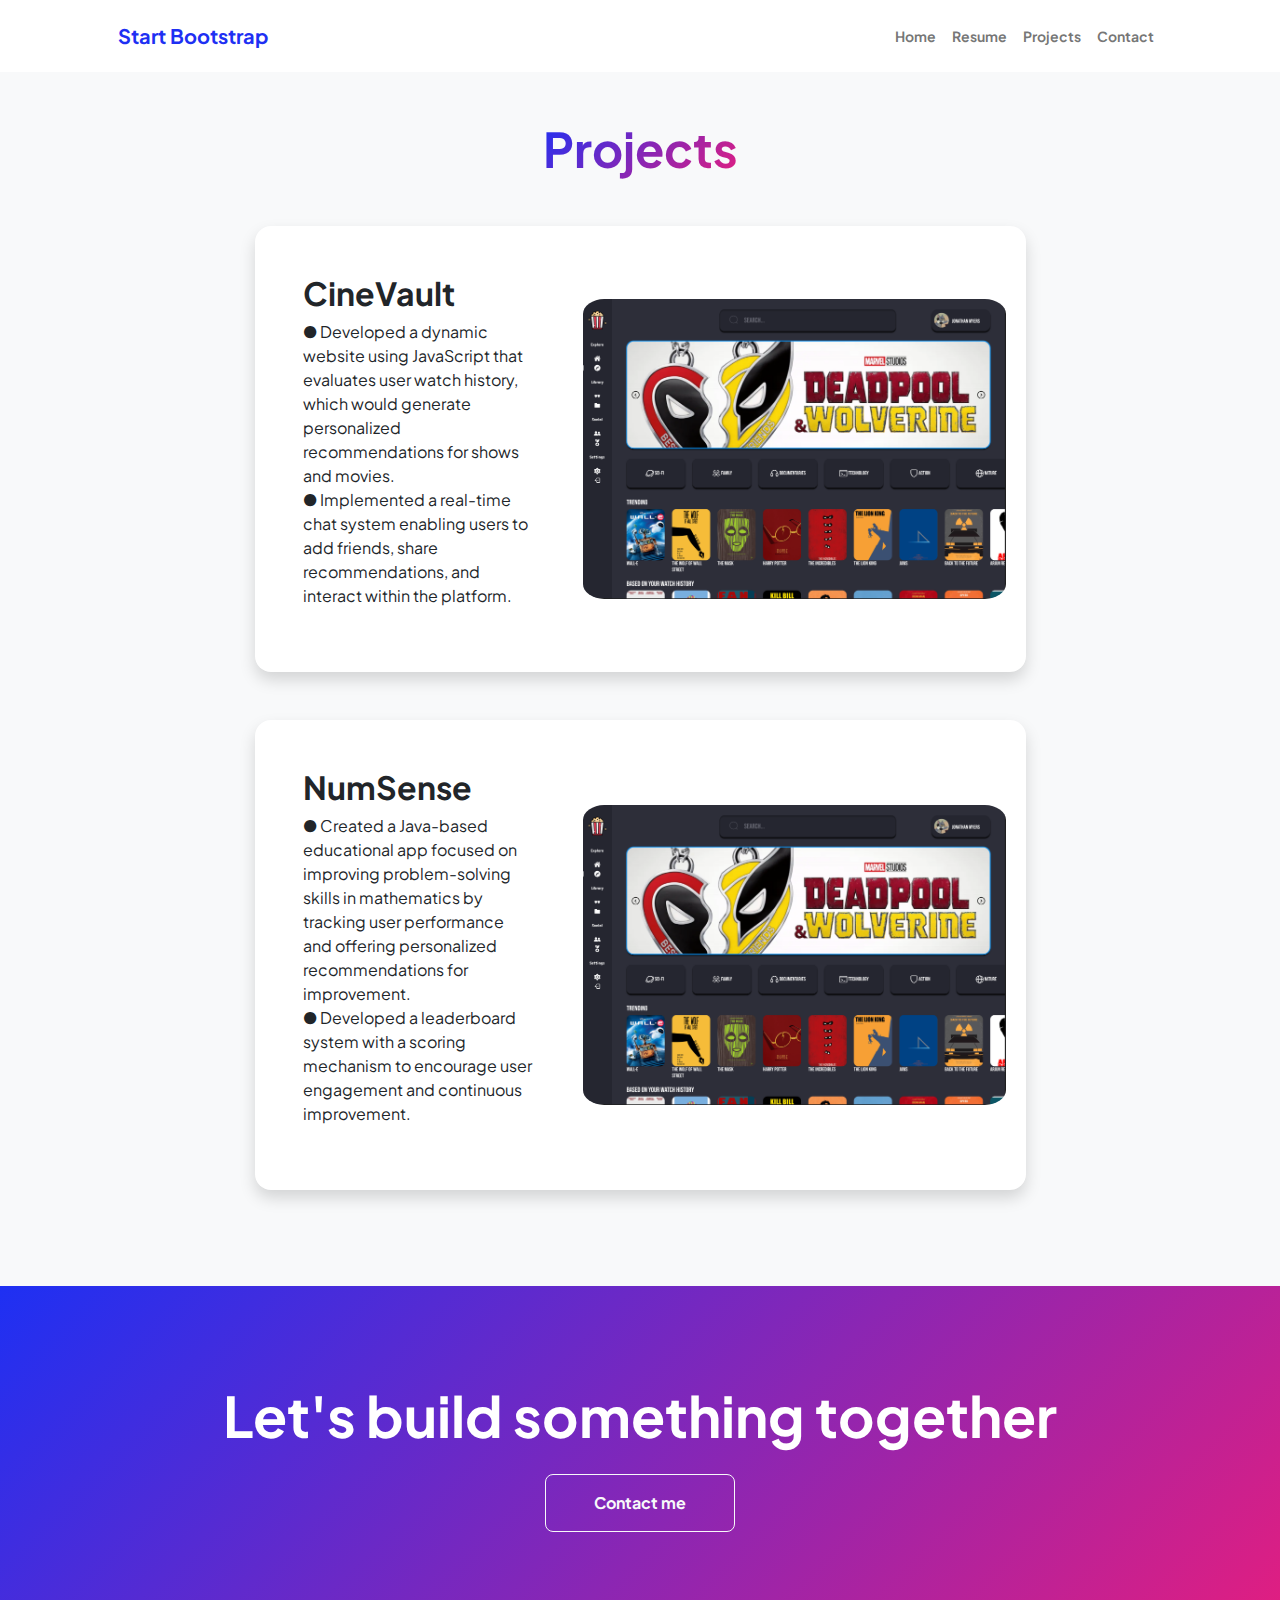
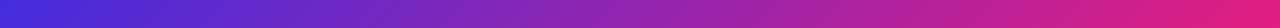
<file: startbootstrap-personal-gh-pages/projects.html>
<!DOCTYPE html>
<html lang="en">
    <head>
        <meta charset="utf-8" />
        <meta name="viewport" content="width=device-width, initial-scale=1, shrink-to-fit=no" />
        <meta name="description" content="" />
        <meta name="author" content="" />
        <title>Modern Business - Start Bootstrap Template</title>
        <!-- Favicon-->
        <link rel="icon" type="image/x-icon" href="assets/favicon.ico" />
        <!-- Custom Google font-->
        <link rel="preconnect" href="https://fonts.googleapis.com" />
        <link rel="preconnect" href="https://fonts.gstatic.com" crossorigin />
        <link href="https://fonts.googleapis.com/css2?family=Plus+Jakarta+Sans:wght@100;200;300;400;500;600;700;800;900&amp;display=swap" rel="stylesheet" />
        <!-- Bootstrap icons-->
        <link href="https://cdn.jsdelivr.net/npm/bootstrap-icons@1.8.1/font/bootstrap-icons.css" rel="stylesheet" />
        <!-- Core theme CSS (includes Bootstrap)-->
        <link href="css/styles.css" rel="stylesheet" />
    </head>
    <body class="d-flex flex-column h-100 bg-light">
        <main class="flex-shrink-0">
            <!-- Navigation-->
            <nav class="navbar navbar-expand-lg navbar-light bg-white py-3">
                <div class="container px-5">
                    <a class="navbar-brand" href="index.html"><span class="fw-bolder text-primary">Start Bootstrap</span></a>
                    <button class="navbar-toggler" type="button" data-bs-toggle="collapse" data-bs-target="#navbarSupportedContent" aria-controls="navbarSupportedContent" aria-expanded="false" aria-label="Toggle navigation"><span class="navbar-toggler-icon"></span></button>
                    <div class="collapse navbar-collapse" id="navbarSupportedContent">
                        <ul class="navbar-nav ms-auto mb-2 mb-lg-0 small fw-bolder">
                            <li class="nav-item"><a class="nav-link" href="index.html">Home</a></li>
                            <li class="nav-item"><a class="nav-link" href="resume.html">Resume</a></li>
                            <li class="nav-item"><a class="nav-link" href="projects.html">Projects</a></li>
                            <li class="nav-item"><a class="nav-link" href="contact.html">Contact</a></li>
                        </ul>
                    </div>
                </div>
            </nav>
            <!-- Projects Section-->
            <section class="py-5">
                <div class="container px-5 mb-5">
                    <div class="text-center mb-5">
                        <h1 class="display-5 fw-bolder mb-0"><span class="text-gradient d-inline">Projects</span></h1>
                    </div>
                    <div class="row gx-5 justify-content-center">
                        <div class="col-lg-11 col-xl-9 col-xxl-8">
                            <!-- Project Card 1-->
                            <div class="card overflow-hidden shadow rounded-4 border-0 mb-5">
                                <div class="card-body p-0">
                                    <div class="d-flex align-items-center">
                                        <div class="p-5">
                                            <h2 class="fw-bolder">CineVault</h2>
                                            <p>
                                                ● Developed a dynamic website using JavaScript that evaluates user watch history, which would generate personalized recommendations for shows and movies. <br>
                                                ● Implemented a real-time chat system enabling users to add friends, share recommendations, and interact
                                                within the platform.
                                            </p>
                                        </div>
                                        <img class="project" src="assets/CineVault.png" alt="..." />
                                    </div>
                                </div>
                            </div>
                            <!-- Project Card 2-->
                            <div class="card overflow-hidden shadow rounded-4 border-0">
                                <div class="card-body p-0">
                                    <div class="d-flex align-items-center">
                                        <div class="p-5">
                                            <h2 class="fw-bolder">NumSense</h2>
                                            <p>
                                                ● Created a Java-based educational app focused on improving problem-solving skills in mathematics by tracking user performance and offering personalized recommendations for improvement. <br>
                                                ● Developed a leaderboard system with a scoring mechanism to encourage user engagement and continuous improvement.</p>
                                        </div>
                                        <img class="project" src="assets/CineVault.png" alt="..." />
                                    </div>
                                </div>
                            </div>
                        </div>
                    </div>
                </div>
            </section>
            <!-- Call to action section-->
            <section class="py-5 bg-gradient-primary-to-secondary text-white">
                <div class="container px-5 my-5">
                    <div class="text-center">
                        <h2 class="display-4 fw-bolder mb-4">Let's build something together</h2>
                        <a class="btn btn-outline-light btn-lg px-5 py-3 fs-6 fw-bolder" href="contact.html">Contact me</a>
                    </div>
                </div>
            </section>
        </main>
        <!-- Footer-->

        <!-- Bootstrap core JS-->
        <script src="https://cdn.jsdelivr.net/npm/bootstrap@5.2.3/dist/js/bootstrap.bundle.min.js"></script>
        <!-- Core theme JS-->
        <script src="js/scripts.js"></script>
    </body>
</html>
</file>
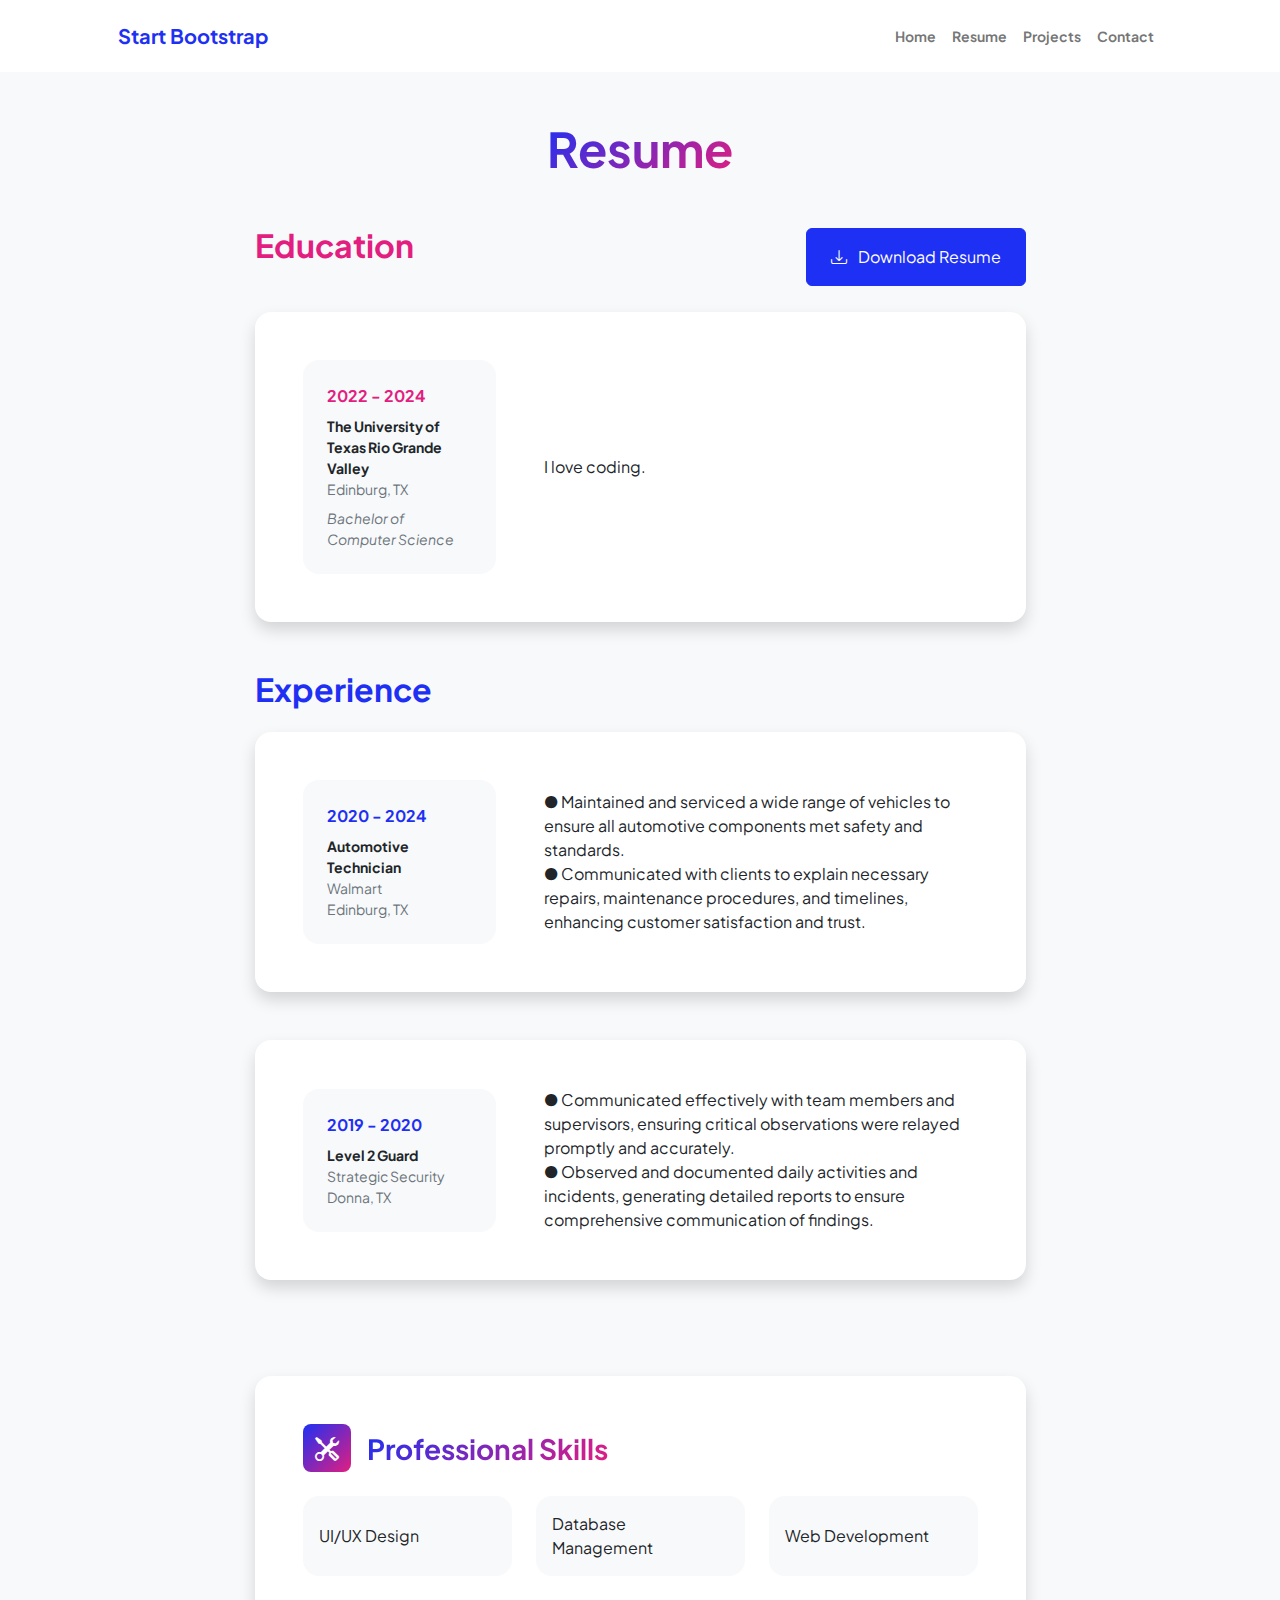
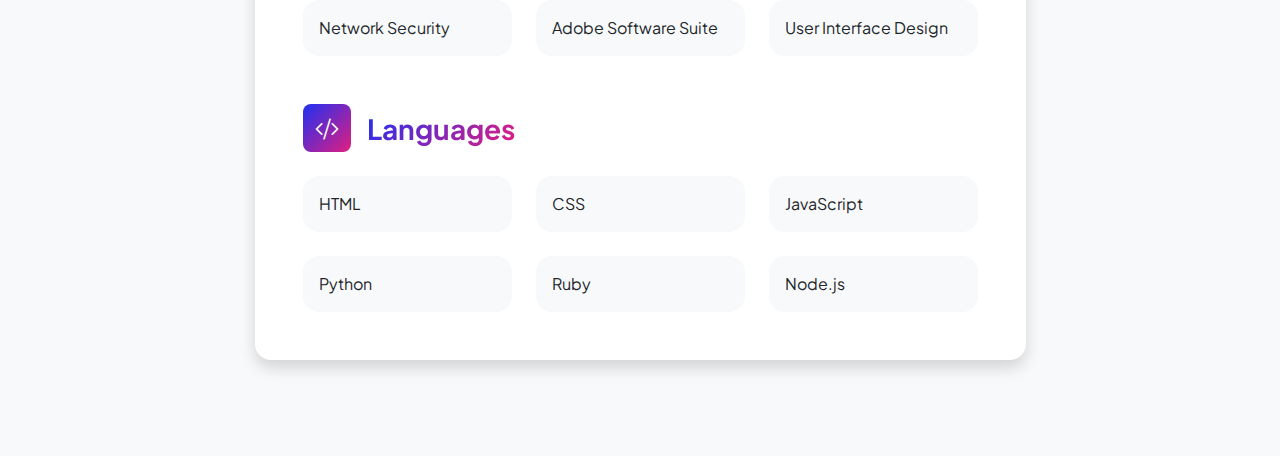
<file: startbootstrap-personal-gh-pages/resume.html>
<!DOCTYPE html>
<html lang="en">
    <head>
        <meta charset="utf-8" />
        <meta name="viewport" content="width=device-width, initial-scale=1, shrink-to-fit=no" />
        <meta name="description" content="" />
        <meta name="author" content="" />
        <title>Personal - Start Bootstrap Template</title>
        <!-- Favicon-->
        <link rel="icon" type="image/x-icon" href="assets/favicon.ico" />
        <!-- Custom Google font-->
        <link rel="preconnect" href="https://fonts.googleapis.com" />
        <link rel="preconnect" href="https://fonts.gstatic.com" crossorigin />
        <link href="https://fonts.googleapis.com/css2?family=Plus+Jakarta+Sans:wght@100;200;300;400;500;600;700;800;900&amp;display=swap" rel="stylesheet" />
        <!-- Bootstrap icons-->
        <link href="https://cdn.jsdelivr.net/npm/bootstrap-icons@1.8.1/font/bootstrap-icons.css" rel="stylesheet" />
        <!-- Core theme CSS (includes Bootstrap)-->
        <link href="css/styles.css" rel="stylesheet" />
    </head>
    <body class="d-flex flex-column h-100 bg-light">
        <main class="flex-shrink-0">
            <!-- Navigation-->
            <nav class="navbar navbar-expand-lg navbar-light bg-white py-3">
                <div class="container px-5">
                    <a class="navbar-brand" href="index.html"><span class="fw-bolder text-primary">Start Bootstrap</span></a>
                    <button class="navbar-toggler" type="button" data-bs-toggle="collapse" data-bs-target="#navbarSupportedContent" aria-controls="navbarSupportedContent" aria-expanded="false" aria-label="Toggle navigation"><span class="navbar-toggler-icon"></span></button>
                    <div class="collapse navbar-collapse" id="navbarSupportedContent">
                        <ul class="navbar-nav ms-auto mb-2 mb-lg-0 small fw-bolder">
                            <li class="nav-item"><a class="nav-link" href="index.html">Home</a></li>
                            <li class="nav-item"><a class="nav-link" href="resume.html">Resume</a></li>
                            <li class="nav-item"><a class="nav-link" href="projects.html">Projects</a></li>
                            <li class="nav-item"><a class="nav-link" href="contact.html">Contact</a></li>
                        </ul>
                    </div>
                </div>
            </nav>
            <!-- Page Content-->
            <div class="container px-5 my-5">
                <div class="text-center mb-5">
                    <h1 class="display-5 fw-bolder mb-0"><span class="text-gradient d-inline">Resume</span></h1>
                </div>
                <div class="row gx-5 justify-content-center">
                    <div class="col-lg-11 col-xl-9 col-xxl-8">
                        <!-- Education Section-->
                        <section>
                            <div class="d-flex align-items-center justify-content-between mb-4">
                            <h2 class="text-secondary fw-bolder mb-4">Education</h2>
                            <!-- Download resume button-->
                                <!-- Note: Set the link href target to a PDF file within your project-->
                                 <div class>
                                <a class="btn btn-primary px-4 py-3" href="#!">
                                    <div class="d-inline-block bi bi-download me-2"></div>
                                    Download Resume
                                </a>
                            </div>
                            </div>
                            <!-- Education Card 1-->
                            <div class="card shadow border-0 rounded-4 mb-5">
                                <div class="card-body p-5">
                                    <div class="row align-items-center gx-5">
                                        <div class="col text-center text-lg-start mb-4 mb-lg-0">
                                            <div class="bg-light p-4 rounded-4">
                                                <div class="text-secondary fw-bolder mb-2">2022 - 2024</div>
                                                <div class="mb-2">
                                                    <div class="small fw-bolder">The University of Texas Rio Grande Valley</div>
                                                    <div class="small text-muted">Edinburg, TX</div>
                                                </div>
                                                <div class="fst-italic">
                                                    <div class="small text-muted">Bachelor of</div>
                                                    <div class="small text-muted">Computer Science</div>
                                                </div>
                                            </div>
                                        </div>
                                        <div class="col-lg-8"><div>I love coding.</div></div>
                                    </div>
                                </div>
                            </div>
                        </section>
                        <!-- Experience Section-->
                        <section>
                            <div class="d-flex align-items-center justify-content-between mb-4">
                                <h2 class="text-primary fw-bolder mb-0">Experience</h2>
                            </div>
                            <!-- Experience Card 1-->
                            <div class="card shadow border-0 rounded-4 mb-5">
                                <div class="card-body p-5">
                                    <div class="row align-items-center gx-5">
                                        <div class="col text-center text-lg-start mb-4 mb-lg-0">
                                            <div class="bg-light p-4 rounded-4">
                                                <div class="text-primary fw-bolder mb-2"> 2020 - 2024</div>
                                                <div class="small fw-bolder">Automotive Technician</div>
                                                <div class="small text-muted">Walmart</div>
                                                <div class="small text-muted">Edinburg, TX</div>
                                            </div>
                                        </div>
                                        <div class="col-lg-8">
                                            <div>
                                                ● Maintained and serviced a wide range of vehicles to ensure all automotive components met safety and standards. <br>
                                                ● Communicated with clients to explain necessary repairs, maintenance procedures, and timelines, enhancing customer satisfaction and trust.
                                        </div></div>
                                    </div>
                                </div>
                            </div>
                            <!-- Experience Card 2-->
                            <div class="card shadow border-0 rounded-4 mb-5">
                                <div class="card-body p-5">
                                    <div class="row align-items-center gx-5">
                                        <div class="col text-center text-lg-start mb-4 mb-lg-0">
                                            <div class="bg-light p-4 rounded-4">
                                                <div class="text-primary fw-bolder mb-2">2019 - 2020</div>
                                                <div class="small fw-bolder">Level 2 Guard</div>
                                                <div class="small text-muted">Strategic Security</div>
                                                <div class="small text-muted">Donna, TX</div>
                                            </div>
                                        </div>
                                        <div class="col-lg-8"><div>
                                            ● Communicated effectively with team members and supervisors, ensuring critical observations were relayed promptly and accurately. <br>
                                            ● Observed and documented daily activities and incidents, generating detailed reports to ensure comprehensive communication of findings.
                                        </div></div>
                                    </div>
                                </div>
                            </div>
                        </section>
                        
                        <!-- Divider-->
                        <div class="pb-5"></div>
                        <!-- Skills Section-->
                        <section>
                            <!-- Skillset Card-->
                            <div class="card shadow border-0 rounded-4 mb-5">
                                <div class="card-body p-5">
                                    <!-- Professional skills list-->
                                    <div class="mb-5">
                                        <div class="d-flex align-items-center mb-4">
                                            <div class="feature bg-primary bg-gradient-primary-to-secondary text-white rounded-3 me-3"><i class="bi bi-tools"></i></div>
                                            <h3 class="fw-bolder mb-0"><span class="text-gradient d-inline">Professional Skills</span></h3>
                                        </div>
                                        <div class="row row-cols-1 row-cols-md-3 mb-4">
                                            <div class="col mb-4 mb-md-0"><div class="d-flex align-items-center bg-light rounded-4 p-3 h-100">UI/UX Design</div></div>
                                            <div class="col mb-4 mb-md-0"><div class="d-flex align-items-center bg-light rounded-4 p-3 h-100">Database Management</div></div>
                                            <div class="col"><div class="d-flex align-items-center bg-light rounded-4 p-3 h-100">Web Development</div></div>
                                        </div>
                                        <div class="row row-cols-1 row-cols-md-3">
                                            <div class="col mb-4 mb-md-0"><div class="d-flex align-items-center bg-light rounded-4 p-3 h-100">Network Security</div></div>
                                            <div class="col mb-4 mb-md-0"><div class="d-flex align-items-center bg-light rounded-4 p-3 h-100">Adobe Software Suite</div></div>
                                            <div class="col"><div class="d-flex align-items-center bg-light rounded-4 p-3 h-100">User Interface Design</div></div>
                                        </div>
                                    </div>
                                    <!-- Languages list-->
                                    <div class="mb-0">
                                        <div class="d-flex align-items-center mb-4">
                                            <div class="feature bg-primary bg-gradient-primary-to-secondary text-white rounded-3 me-3"><i class="bi bi-code-slash"></i></div>
                                            <h3 class="fw-bolder mb-0"><span class="text-gradient d-inline">Languages</span></h3>
                                        </div>
                                        <div class="row row-cols-1 row-cols-md-3 mb-4">
                                            <div class="col mb-4 mb-md-0"><div class="d-flex align-items-center bg-light rounded-4 p-3 h-100">HTML</div></div>
                                            <div class="col mb-4 mb-md-0"><div class="d-flex align-items-center bg-light rounded-4 p-3 h-100">CSS</div></div>
                                            <div class="col"><div class="d-flex align-items-center bg-light rounded-4 p-3 h-100">JavaScript</div></div>
                                        </div>
                                        <div class="row row-cols-1 row-cols-md-3">
                                            <div class="col mb-4 mb-md-0"><div class="d-flex align-items-center bg-light rounded-4 p-3 h-100">Python</div></div>
                                            <div class="col mb-4 mb-md-0"><div class="d-flex align-items-center bg-light rounded-4 p-3 h-100">Ruby</div></div>
                                            <div class="col"><div class="d-flex align-items-center bg-light rounded-4 p-3 h-100">Node.js</div></div>
                                        </div>
                                    </div>
                                </div>
                            </div>
                        </section>
                    </div>
                </div>
            </div>
        </main>
        <!-- Bootstrap core JS-->
        <script src="https://cdn.jsdelivr.net/npm/bootstrap@5.2.3/dist/js/bootstrap.bundle.min.js"></script>
        <!-- Core theme JS-->
        <script src="js/scripts.js"></script>
    </body>
</html>
</file>
